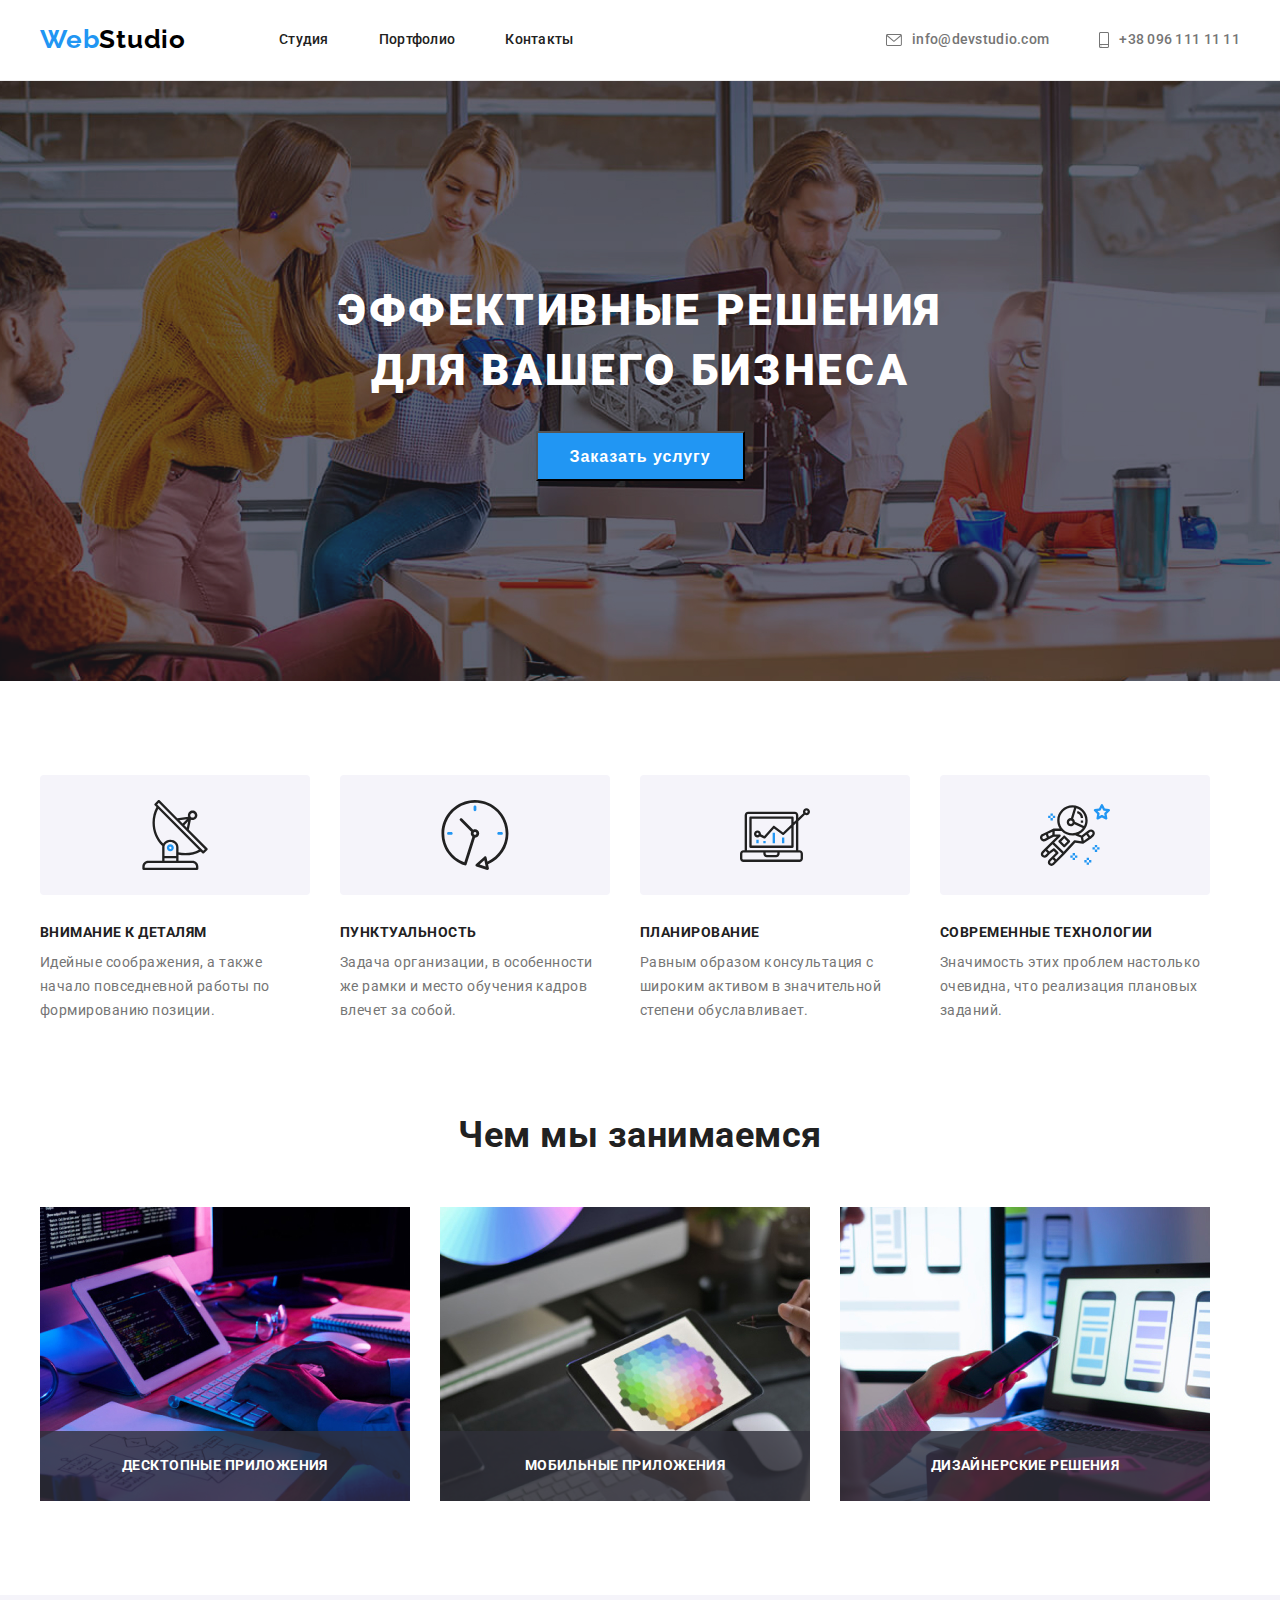
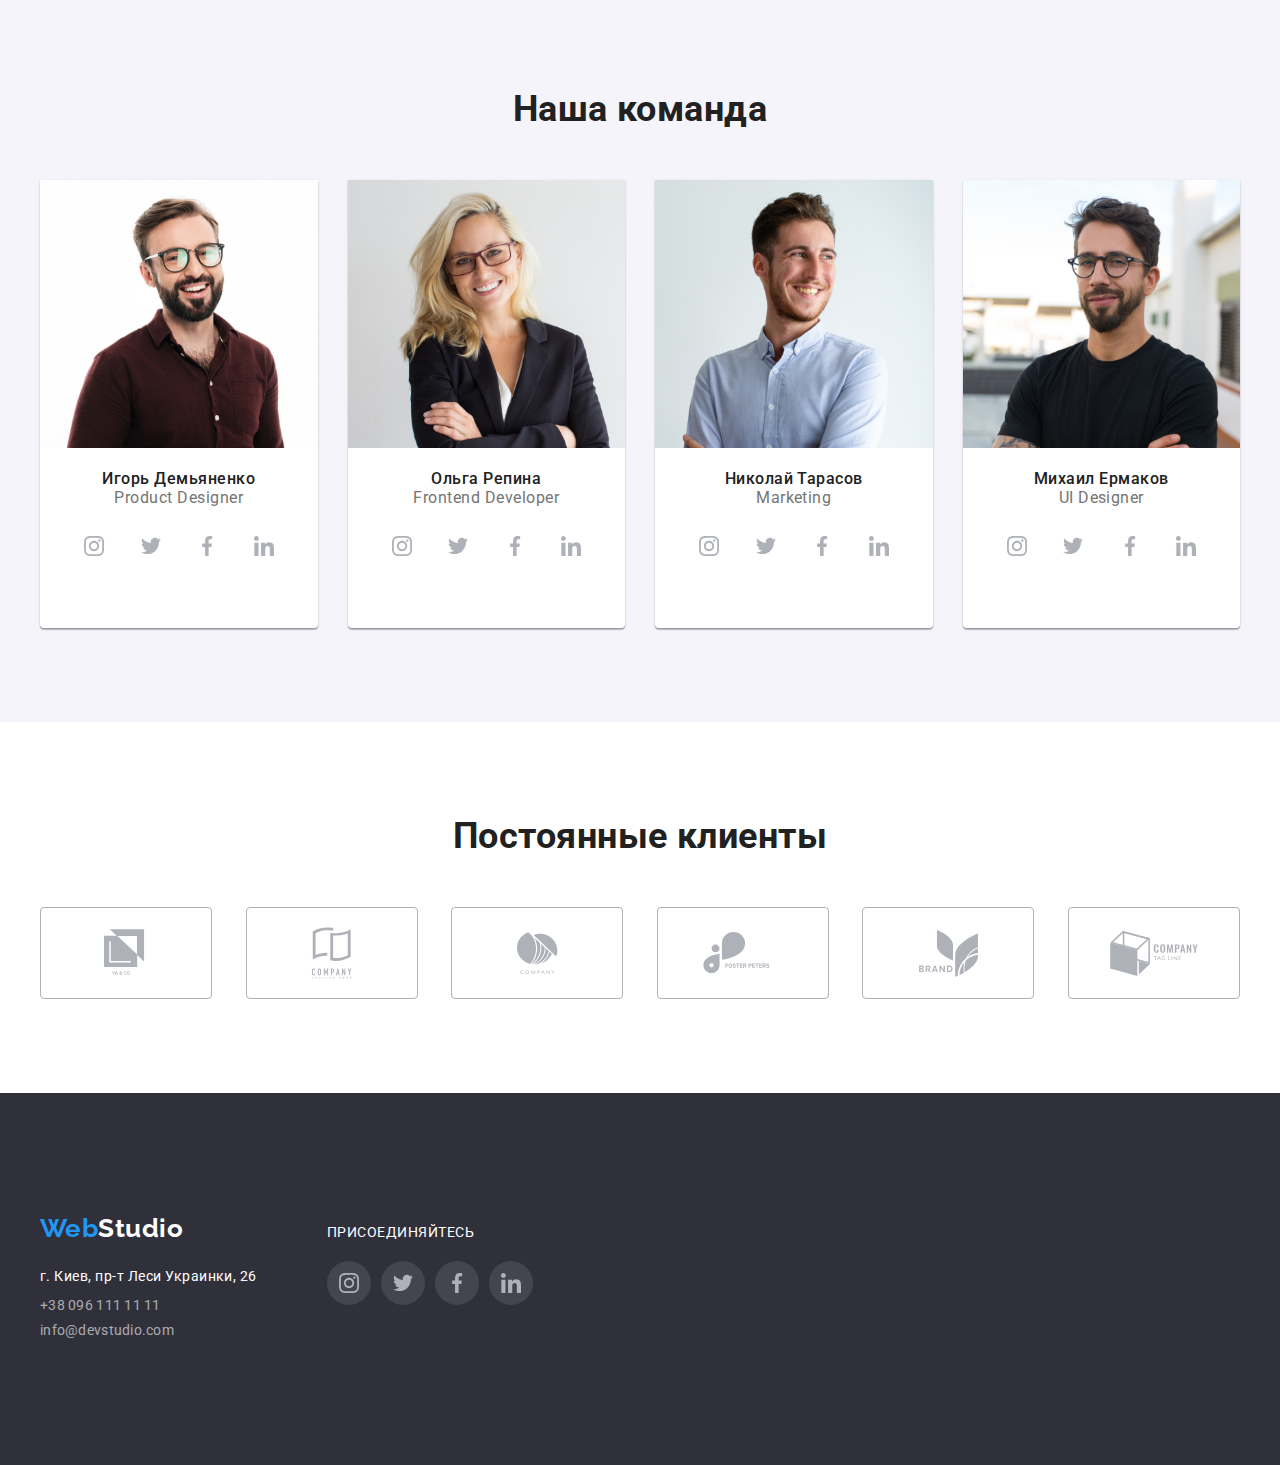
<file: index.html>
<!DOCTYPE html>
<html lang="ru">

<head>
    <meta charset="UTF-8">
    <meta name="viewport" content="width=device-width, initial-scale=1.0">
    <title>WebStudio</title>
    <link rel="preconnect" href="https://fonts.gstatic.com">
    <link rel="https://cdnjs.cloudflare.com/ajax/libs/modern-normalize/1.0.0/modern-normalize.min.css">
    <link href="https://fonts.googleapis.com/css2?family=Raleway:wght@700&family=Roboto:wght@400;500;700;900&display=swap"
        rel="stylesheet">
    <link rel="stylesheet" href="./css/styles.css">
</head>
<body>
    <header class="header">
        <div class="container_main nav_nav container">
                <nav class="navigation">
                    <a href="./index.html" class="logo_webstudio" lang="en"><span>Web</span>Studio</a>
                    <ul class="navigation_menu list">
                        <li class="item"><a href="./index.html" class="link studio">Студия</a></li>
                        <li class="item"><a href="./portfolio.html" class="link">Портфолио</a></li>
                        <li class="item"><a href="#contacts" class="link">Контакты</a></li>
                    </ul>
                </nav>    
            <div class="address">
                <a class="contact" class="contact-icon" href="mailto:info@devstudio.com">
                    <svg id="icon-mail" viewBox="0 0 43 32" width="16px" height="12px">
                        <path fill="#757575" style="fill: var(--color4, #757575)" d="M38.667 0h-34.667c-2.205 0-4 1.795-4 4v24c0 2.205 1.795 4 4 4h34.667c2.205 0 4-1.795 4-4v-24c0-2.205-1.795-4-4-4zM38.667 2.667c0.181 0 0.355 0.037 0.512 0.104l-17.845 15.467-17.845-15.467c0.151-0.065 0.327-0.104 0.512-0.104h34.667zM38.667 29.333h-34.667c-0.736 0-1.333-0.597-1.333-1.333v0-22.413l17.792 15.421c0.233 0.203 0.539 0.327 0.875 0.327s0.642-0.124 0.876-0.328l-0.002 0.001 17.792-15.421v22.413c0 0.736-0.597 1.333-1.333 1.333v0z"></path>
                    </svg>
                    info@devstudio.com
                </a>     
                <a class="contact" href="tel:+380961111111" class="contact-icon">   
                    <svg width="10" height="16" viewBox="0 0 10 16" fill="none" xmlns="http://www.w3.org/2000/svg">
                        <path d="M8.5 0H1.5C0.672848 0 0 0.672848 0 1.5V14.5C0 15.3272 0.672848 16 1.5 16H8.5C9.32715 16 10 15.3272 10 14.5V1.5C10 0.672848 9.32715 0 8.5 0ZM1.5 1H8.5C8.77588 1 9 1.22412 9 1.5V12H1V1.5C1 1.22412 1.22412 1 1.5 1ZM8.5 15H1.5C1.22412 15 1 14.7759 1 14.5V13H9V14.5C9 14.7759 8.77588 15 8.5 15Z" fill="#757575"/>
                        <path d="M2.35355 13.7389C2.54882 13.9213 2.54882 14.2169 2.35355 14.3992C2.15828 14.5816 1.84172 14.5816 1.64645 14.3992C1.45118 14.2169 1.45118 13.9213 1.64645 13.7389C1.84172 13.5566 2.15828 13.5566 2.35355 13.7389Z" fill="#757575"/>
                    </svg>
                    +38 096 111 11 11
                </a>
                    
            </div>
        </div>    
    </header>
    <main>
        <!-- Hero -->
        <section class="hero">
            <div class="hero_img">
                <div class="container">
                    <h1 class="hero_title">Эффективные решения<br> для вашего бизнеса</h1>
                    <button type="button" class="button_hero">Заказать услугу</button>
                </div>
            </div>
                
        </section>


        <!--Features---Наши преимущества-->

        <section class="section features">
            <div class="container">
                <ul class="features_list list">
                    <li class="item">
                        <div class="icon_image">
                            <svg class="features_icon" width="70" height="70">
                                <use href="./images1/icons/symbol-defs.svg#icon-antenna-1"></use>
                            </svg>
                        </div> 
                        <h3 class="title">Внимание к деталям</h3>
                        <p class="item_one">Идейные соображения, а также начало повседневной работы по формированию позиции.</p>     
                    </li>
                    <li class="item">
                        <div class="icon_image">
                            <svg class="features_icon" width="70" height="70">
                                <use href="./images1/icons/symbol-defs.svg#icon-clock-1"></use>
                            </svg>
                        </div>
                        <h3 class="title">Пунктуальность</h3>
                        <p class="item_one">Задача организации, в особенности же рамки и место обучения кадров влечет за собой.</p>
                    </li>
                    <li class="item">
                        <div class="icon_image">
                            <svg class="features_icon" width="70" height="70">
                                <use href="./images1/icons/symbol-defs.svg#icon-diagram-1"></use>
                            </svg>
                        </div>
                        <h3 class="title">Планирование</h3>
                        <p class="item_one">Равным образом консультация с широким активом в значительной степени обуславливает.</p>
                    </li>
                    <li class="item">
                        <div class="icon_image">
                            <svg class="features_icon" width="70" height="70">
                                <use href="./images1/icons/symbol-defs.svg#icon-astronaut-1"></use>
                            </svg>
                        </div>
                        <h3 class="title">Современные технологии</h3>
                        <p class="item_one">Значимость этих проблем настолько очевидна, что реализация плановых заданий.</p>
                    </li>
                </ul>
            </div>
        </section>

        <!--What are we doing-->
        <section class="section_job pictures">
            <div class="container">
                <h4 class="title_page">Чем мы занимаемся</h4>
                <ul class="job_list list">
                    <li class="item">
                        <div class="title-page_image_wrp">
                            <img src="./images1/what-are-we-doing/box1.jpg" alt="верстка страницы" width="370" height="240">
                            <p class="title-page_overlay">Десктопные приложения</p>
                        </div>
                    </li>    
                    <li class="item">
                        <div class="title-page_image_wrp">
                            <img src="./images1/what-are-we-doing/box3.jpg" alt="подбор цвета на планшете" width=370 height="240">
                            <p class="title-page_overlay">Мобильные приложения</p>
                        </div>
                    </li>        
                    <li class="item">
                        <div class="title-page_image_wrp">
                            <img src="./images1/what-are-we-doing/box2.jpg" alt="сравневание мобильной и компютерной версии приложений" width=370 height="240">
                            <p class="title-page_overlay">Дизайнерские решения</p>
                        </div>
                    </li>    
                </ul>
            </div>    
        </section>

        <!--Our team-->
        <section class="team">
            <div class="container">
                <h4 class="title_page">Наша команда</h4>
                <ul class="team_list list">
                    <li class="item"><img class="img" src="./images1/our-team/team-card1.jpg" alt="Наши сотрудники">
                        <h3 class="name">Игорь Демьяненко</h3>
                        <p class="profession"><span lang="en">Product Designer</span></p>
                        <div class="social_list_wrapper">
                            <ul class="social_list list">
                                <li class="social_list_item">
                                    <a class="social_list_link" href="">
                                        <svg class="social_list_icon" width="20" height="20">
                                            <use href="./images1/icons/symbol-defs.svg#icon-instagram-2"></use>
                                        </svg>
                                    </a>
                                </li>
                                <li class="social_list_item">
                                    <a class="social_list_link" href="">
                                        <svg class="social_list_icon" width="20" height="20">
                                            <use href="./images1/icons/symbol-defs.svg#icon-twitter-1"></use>
                                        </svg>
                                    </a>
                                </li>
                                <li class="social_list_item">
                                    <a class="social_list_link" href="">
                                        <svg class="social_list_icon" width="20" height="20">
                                            <use href="./images1/icons/symbol-defs.svg#icon-facebook-1"></use>
                                        </svg>
                                    </a>
                                </li>
                                <li class="social_list_item">
                                    <a class="social_list_link" href="">
                                        <svg class="social_list_icon" width="20" height="20">
                                            <use href="./images1/icons/symbol-defs.svg#icon-linkedin-1"></use>
                                        </svg>
                                    </a>
                                </li>
                            </ul>

                        </div>
                    </li>
                    <li class="item"><img class="img" src="./images1/our-team/team-card2.jpg" alt="Наши сотрудники">
                        <h3 class="name">Ольга Репина</h3>
                        <p class="profession"><span lang="en">Frontend Developer</span></p>
                        <div class="social_list_wrapper">
                            <ul class="social_list list">
                                <li class="social_list_item">
                                    <a class="social_list_link" href="">
                                        <svg class="social_list_icon" width="20" height="20">
                                            <use href="./images1/icons/symbol-defs.svg#icon-instagram-2"></use>
                                        </svg>
                                    </a>
                                </li>
                                <li class="social_list_item">
                                    <a class="social_list_link" href="">
                                        <svg class="social_list_icon" width="20" height="20">
                                            <use href="./images1/icons/symbol-defs.svg#icon-twitter-1"></use>
                                        </svg>
                                    </a>
                                </li>
                                <li class="social_list_item">
                                    <a class="social_list_link" href="">
                                        <svg class="social_list_icon" width="20" height="20">
                                            <use href="./images1/icons/symbol-defs.svg#icon-facebook-1"></use>
                                        </svg>
                                    </a>
                                </li>
                                <li class="social_list_item">
                                    <a class="social_list_link" href="">
                                        <svg class="social_list_icon" width="20" height="20">
                                            <use href="./images1/icons/symbol-defs.svg#icon-linkedin-1"></use>
                                        </svg>
                                    </a>
                                </li>
                            </ul>
                        </div>
                    </li>
                    <li class="item"><img class="img" src="./images1/our-team/team-card3.jpg" alt="Наши сотрудники">
                        <h3 class="name">Николай Тарасов</h3>
                        <p class="profession"><span lang="en">Marketing</span></p>
                        <div class="social_list_wrapper">
                            <ul class="social_list list">
                                <li class="social_list_item">
                                    <a class="social_list_link" href="">
                                        <svg class="social_list_icon" width="20" height="20">
                                            <use href="./images1/icons/symbol-defs.svg#icon-instagram-2"></use>
                                        </svg>
                                    </a>
                                </li>
                                <li class="social_list_item">
                                    <a class="social_list_link" href="">
                                        <svg class="social_list_icon" width="20" height="20">
                                            <use href="./images1/icons/symbol-defs.svg#icon-twitter-1"></use>
                                        </svg>
                                    </a>
                                </li>
                                <li class="social_list_item">
                                    <a class="social_list_link" href="">
                                        <svg class="social_list_icon" width="20" height="20">
                                            <use href="./images1/icons/symbol-defs.svg#icon-facebook-1"></use>
                                        </svg>
                                    </a>
                                </li>
                                <li class="social_list_item">
                                    <a class="social_list_link" href="">
                                        <svg class="social_list_icon" width="20" height="20">
                                            <use href="./images1/icons/symbol-defs.svg#icon-linkedin-1"></use>
                                        </svg>
                                    </a>
                                </li>
                            </ul>

                        </div>
                    </li>
                    <li class="item"><img class="img" src="./images1/our-team/team-card4.jpg" alt="Наши сотрудники">
                        <h3 class="name">Михаил Ермаков</h3>
                        <p class="profession"><span lang="en">UI Designer</span></p>
                        <div class="social_list_wrapper">
                            <ul class="social_list list">
                                <li class="social_list_item">
                                    <a class="social_list_link" href="">
                                        <svg class="social_list_icon" width="20" height="20">
                                            <use href="./images1/icons/symbol-defs.svg#icon-instagram-2"></use>
                                        </svg>
                                    </a>
                                </li>
                                <li class="social_list_item">
                                    <a class="social_list_link" href="">
                                        <svg class="social_list_icon" width="20" height="20">
                                            <use href="./images1/icons/symbol-defs.svg#icon-twitter-1"></use>
                                        </svg>
                                    </a>
                                </li>
                                <li class="social_list_item">
                                    <a class="social_list_link" href="">
                                        <svg class="social_list_icon" width="20" height="20">
                                            <use href="./images1/icons/symbol-defs.svg#icon-facebook-1"></use>
                                        </svg>
                                    </a>
                                </li>
                                <li class="social_list_item">
                                    <a class="social_list_link" href="">
                                        <svg class="social_list_icon" width="20" height="20">
                                            <use href="./images1/icons/symbol-defs.svg#icon-linkedin-1"></use>
                                        </svg>
                                    </a>
                                </li>
                            </ul>

                        </div>
                    </li>
                </ul>
            </div>
        </section>
        <!--Section our client-->
        <section class="section our_clients">
            <div class="container">
                <h4 class="title_page">Постоянные клиенты</h2>
                <ul class="clients_list list">
                    <li class="clients_item">
                        <a href="" class="clients-link">
                            <svg class="clients_icon" width="44.27" height="49.23">
                                <use href="./images1/icons/symbol-defs.svg#icon-logo-1"></use>
                            </svg>
                        </a>
                    </li>
                    <li class="clients_item">
                        <a href="" class="clients-link">
                            <svg class="clients_icon" width="40" height="52">
                                <use href="./images1/icons/symbol-defs.svg#icon-logo-2"></use>
                            </svg>
                        </a>
                    </li>
                    <li class="clients_item">
                        <a href="" class="clients-link">
                            <svg class="clients_icon" width="41" height="42.6">
                                <use href="./images1/icons/symbol-defs.svg#icon-logo-3"></use>
                            </svg>
                        </a>
                    </li>
                    <li class="clients_item">
                        <a href="" class="clients-link">
                            <svg class="clients_icon" width="79.66" height="42.02">
                                <use href="./images1/icons/symbol-defs.svg#icon-logo-4"></use>
                            </svg>
                        </a>
                    </li>
                    <li class="clients_item">
                        <a href="" class="clients-link">
                            <svg class="clients_icon" width="59" height="47">
                                <use href="./images1/icons/symbol-defs.svg#icon-logo-5"></use>
                            </svg>
                        </a>
                    </li>
                    <li class="clients_item">
                        <a href="" class="clients-link">
                            <svg class="clients_icon" width="88.48" height="45.44">
                                <use href="./images1/icons/symbol-defs.svg#icon-logo-6"></use>
                            </svg>
                        </a>
                    </li>
                </ul>
            </div>

        </section>

    </main>
    <!--Contacts information-->
    <footer class="footer">
        <div class="footer_wrapper container">
            <div class="footer_contacts">
                <a href="./index.html" class="footer_webstudio" lang="en"><span>Web</span>Studio</a>
                <address class="address_footer">
                    г. Киев, пр-т Леси Украинки, 26
                </address> 
                <address class="footer_contact">     
                        <a class="contact" href="tel:+380961111111">+38 096 111 11 11</a>
                        <a class="contact" href="mailto:info@devstudio.com">info@devstudio.com</a>
                </address> 
            </div>
            <div class="footer_social">
                <p class="footer_social_title">присоединяйтесь</p>
                <ul class="footer_social_list list">
                    <li class="footer_social_item">
                        <a href="" class="footer_social_link">
                            <svg class="footer_social_icon" width="20" height="20">
                                <use href="./images1/icons/symbol-defs.svg#icon-instagram-2"></use>
                            </svg>
                        </a>
                    </li>
                    <li class="footer_social_item">
                        <a href="" class="footer_social_link">
                            <svg class="footer_social_icon" width="20" height="20">
                                <use href="./images1/icons/symbol-defs.svg#icon-twitter-1"></use>
                            </svg>
                        </a>
                    </li>
                    <li class="footer_social_item">
                        <a href="" class="footer_social_link">
                            <svg class="footer_social_icon" width="20" height="20">
                                <use href="./images1/icons/symbol-defs.svg#icon-facebook-1"></use>
                            </svg>
                        </a>
                    </li>
                    <li class="footer_social_item">
                        <a href="" class="footer_social_link">
                            <svg class="footer_social_icon" width="20" height="20">
                                <use href="./images1/icons/symbol-defs.svg#icon-linkedin-1"></use>
                            </svg>
                        </a>
                    </li>
                </ul>
            </div>     
        </div>
    </footer>
</body>
</file>
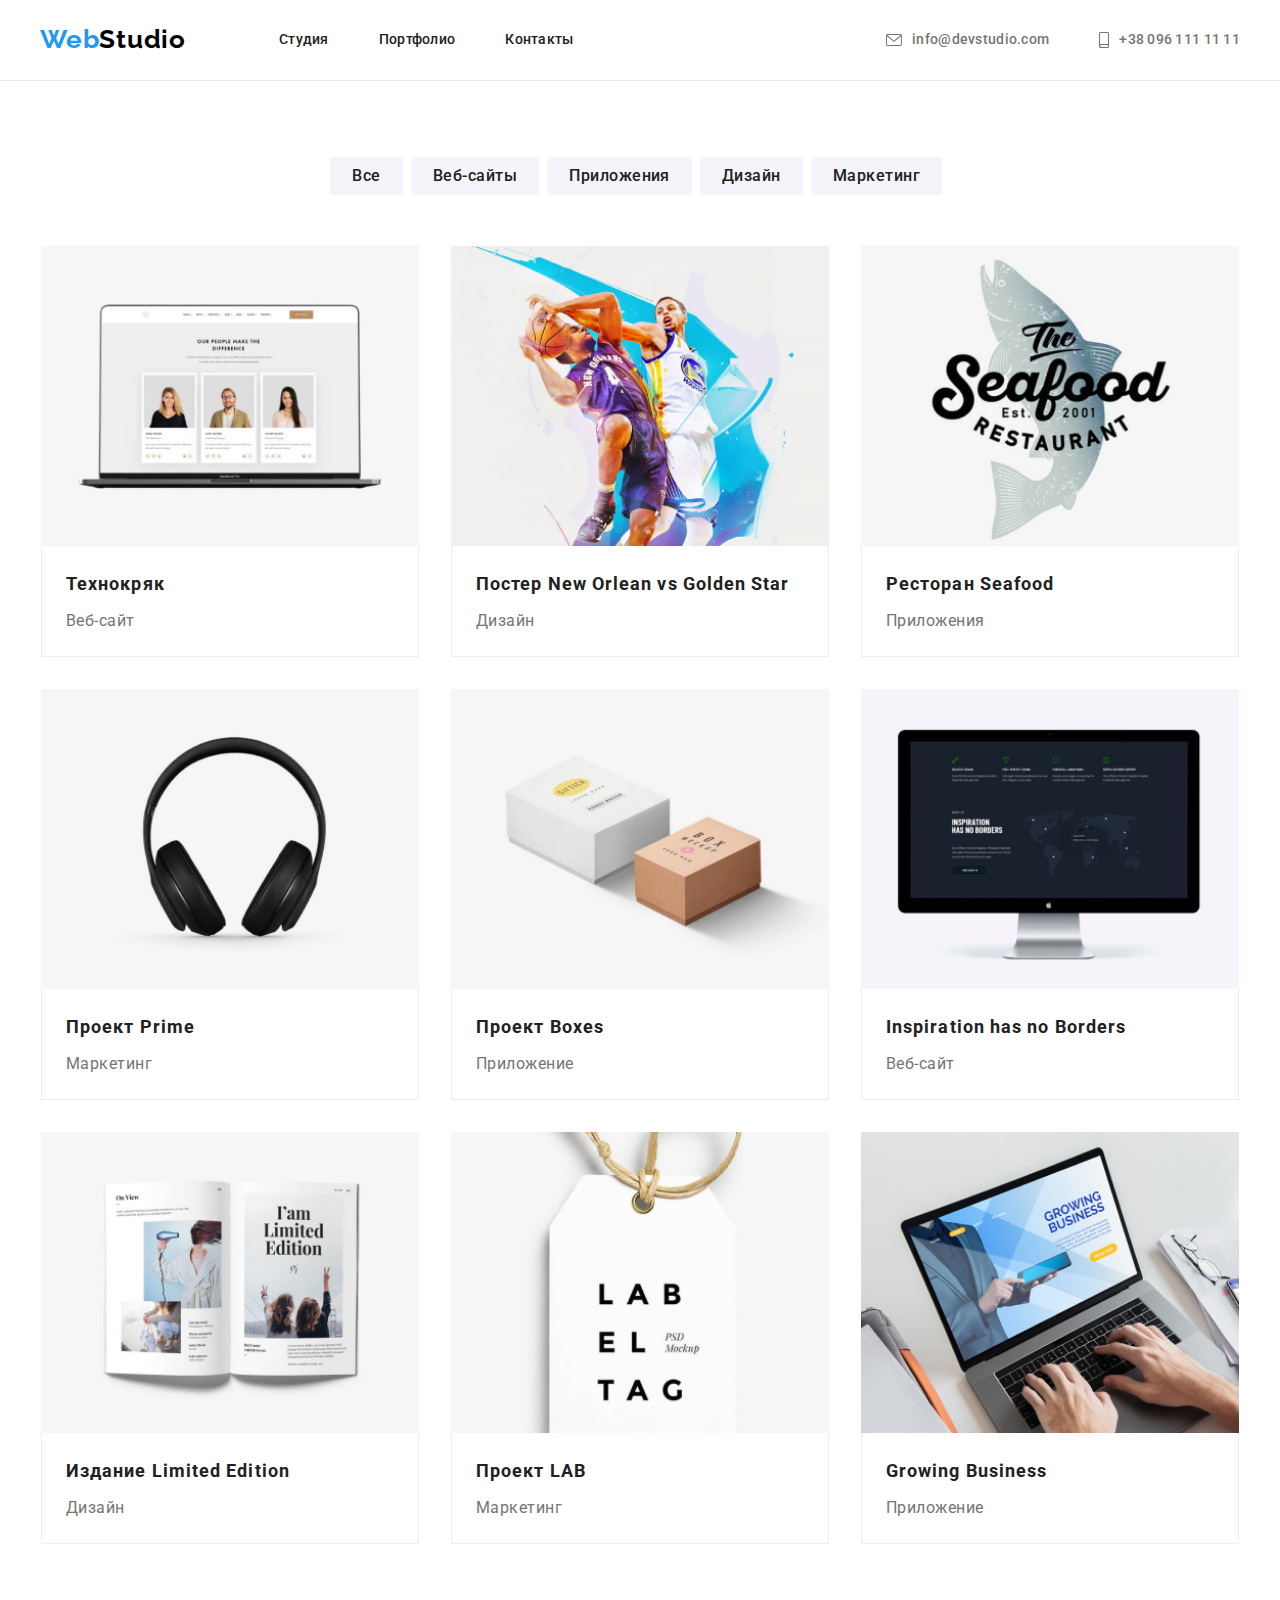
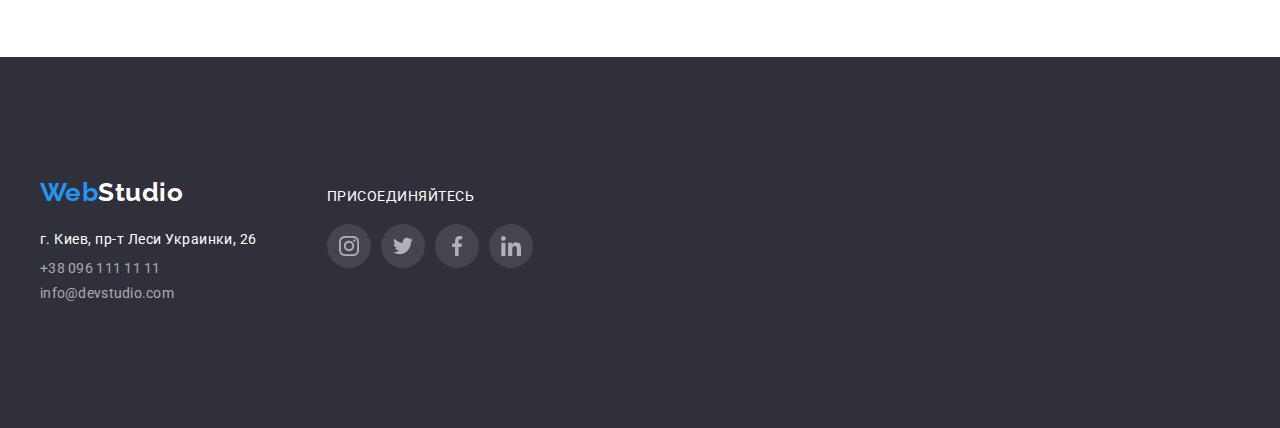
<file: portfolio.html>
<!DOCTYPE html>
<html lang="ru">
<head>
    <meta charset="UTF-8">
    <meta name="viewport" content="width=device-width, initial-scale=1.0">
    <title>Portfolio</title>
    <link rel="preconnect" href="https://fonts.gstatic.com">
    <link rel="https://cdnjs.cloudflare.com/ajax/libs/modern-normalize/1.0.0/modern-normalize.min.css">
    <link href="https://fonts.googleapis.com/css2?family=Raleway:wght@700&family=Roboto:wght@400;500;700;900&display=swap"
    rel="stylesheet">
    <link rel="stylesheet" href="./css/styles.css">   
</head>
<body>
    <header class="header">
        <div class="container_main nav_nav container">
                <nav class="navigation"><a href="./index.html" class="logo_webstudio" lang="en"><span>Web</span>Studio</a>
                    <ul class="navigation_menu list">
                        <li class="item"><a href="./index.html" class="link studio">Студия</a></li>
                        <li class="item"><a href="./portfolio.html" class="link">Портфолио</a></li>
                        <li class="item"><a href="#contacts" class="link">Контакты</a></li>
                    </ul>
                </nav>    
            <div class="address">
                <a class="contact" class="contact-icon" href="mailto:info@devstudio.com">
                    <svg id="icon-mail" viewBox="0 0 43 32" width="16px" height="12px">
                        <path fill="#757575" style="fill: var(--color4, #757575)" d="M38.667 0h-34.667c-2.205 0-4 1.795-4 4v24c0 2.205 1.795 4 4 4h34.667c2.205 0 4-1.795 4-4v-24c0-2.205-1.795-4-4-4zM38.667 2.667c0.181 0 0.355 0.037 0.512 0.104l-17.845 15.467-17.845-15.467c0.151-0.065 0.327-0.104 0.512-0.104h34.667zM38.667 29.333h-34.667c-0.736 0-1.333-0.597-1.333-1.333v0-22.413l17.792 15.421c0.233 0.203 0.539 0.327 0.875 0.327s0.642-0.124 0.876-0.328l-0.002 0.001 17.792-15.421v22.413c0 0.736-0.597 1.333-1.333 1.333v0z"></path>
                    </svg>
                    info@devstudio.com
                </a>     
                <a class="contact" href="tel:+380961111111" class="contact-icon">   
                    <svg width="10" height="16" viewBox="0 0 10 16" fill="none" xmlns="http://www.w3.org/2000/svg">
                        <path d="M8.5 0H1.5C0.672848 0 0 0.672848 0 1.5V14.5C0 15.3272 0.672848 16 1.5 16H8.5C9.32715 16 10 15.3272 10 14.5V1.5C10 0.672848 9.32715 0 8.5 0ZM1.5 1H8.5C8.77588 1 9 1.22412 9 1.5V12H1V1.5C1 1.22412 1.22412 1 1.5 1ZM8.5 15H1.5C1.22412 15 1 14.7759 1 14.5V13H9V14.5C9 14.7759 8.77588 15 8.5 15Z" fill="#757575"/>
                        <path d="M2.35355 13.7389C2.54882 13.9213 2.54882 14.2169 2.35355 14.3992C2.15828 14.5816 1.84172 14.5816 1.64645 14.3992C1.45118 14.2169 1.45118 13.9213 1.64645 13.7389C1.84172 13.5566 2.15828 13.5566 2.35355 13.7389Z" fill="#757575"/>
                    </svg>
                    +38 096 111 11 11
                </a>
            </div>
        </div>    
    </header>



    <main>
        <!----ALL PROJECTS---->
        <section class="section work">
            <div class="container">
                <ul class="portfolio-buttons list">
                    <li><button class="button portfolio" type="button">Все</button></li>
                    <li><button class="button portfolio" type="button">Веб-сайты</button></li>
                    <li><button class="button portfolio" type="button">Приложения</button></li>
                    <li><button class="button portfolio" type="button">Дизайн</button></li>
                    <li><button class="button portfolio" type="button">Маркетинг</button></li>
                </ul>
                <ul class="work_list list">
                    <li class="item"><div class="holder"><div class="img_thumb"><img src="./images/технокряк.jpg" alt="Веб-сайт"></div>
                    <div class="wrapper"><h2 class="title">Технокряк</h2>
                    <p class="item_one">Веб-сайт</p></div></div></li>  

                    <li class="item"><div class="holder"><div class="img_thumb"><img src="./images/new-orlean.jpg" alt="Дизайн"></div>
                    <div class="wrapper"><h2  class="title">Постер New Orlean vs Golden Star</h2>
                    <p class="item_one">Дизайн</p></div></div></li>

                    <li class="item"><div class="holder"><div class="img_thumb"><img src="./images/sea-food.jpg" alt="Ресторан"></div>
                    <div class="wrapper"><h2 class="title">Ресторан Seafood</h2>
                    <p class="item_one">Приложения</p></div></div></li>

                    <li class="item"><div class="holder"><div class="img_thumb"><img src="./images/prime.jpg" alt="Наушники"></div>
                    <div class="wrapper"><h2 class="title">Проект Prime</h2>
                    <p class="item_one">Маркетинг</p></div></div></li>

                    <li class="item"><div class="holder"><div class="img_thumb"><img src="./images/boxes.jpg" alt="коробки"></div>
                    <div class="wrapper"><h2 class="title">Проект Boxes</h2>
                    <p class="item_one">Приложение</p></div></div></li>

                    <li class="item"><div class="holder"><div class="img_thumb"><img src="./images/inspiration.jpg" alt="Веб-сайт"></div>
                    <div class="wrapper"><h2 class="title">Inspiration has no Borders</h2>
                    <p class="item_one">Веб-сайт</p></div></div></li>

                    <li class="item"><div class="holder"><div class="img_thumb"><img src="./images/limited-edition.jpg" alt="Издание"></div>
                    <div class="wrapper"><h2 class="title">Издание Limited Edition</h2>
                    <p class="item_one">Дизайн</p></div></div></li>

                    <li class="item"><div class="holder"><div class="img_thumb"><img src="./images/lab.jpg" alt="Этикетка"></div>
                    <div class="wrapper"><h2 class="title">Проект LAB</h2>
                    <p class="item_one">Маркетинг</p></div></div></li>
                    
                    <li class="item"><div class="holder"><div class="img_thumb"><img src="./images/growing-busines.jpg" alt="Ноут-бук"></div>
                    <div class="wrapper"><h2 class="title">Growing Business</h2>
                    <p class="item_one">Приложение</p></div></div></li>
                </ul>
            </div>
        </section>
    </main>
    <!--footer-->
    <footer class="footer">
        <div class="footer_wrapper container">
            <div class="footer_contacts">
                <a href="./index.html" class="footer_webstudio" lang="en"><span>Web</span>Studio</a>
                <address class="address_footer">
                    г. Киев, пр-т Леси Украинки, 26
                </address> 
                <address class="footer_contact">     
                        <a class="contact" href="tel:+380961111111">+38 096 111 11 11</a>
                        <a class="contact" href="mailto:info@devstudio.com">info@devstudio.com</a>
                </address> 
            </div>
            <div class="footer_social">
                <p class="footer_social_title">присоединяйтесь</p>
                <ul class="footer_social_list list">
                    <li class="footer_social_item">
                        <a href="" class="footer_social_link">
                            <svg class="footer_social_icon" width="20" height="20">
                                <use href="./images1/icons/symbol-defs.svg#icon-instagram-2"></use>
                            </svg>
                        </a>
                    </li>
                    <li class="footer_social_item">
                        <a href="" class="footer_social_link">
                            <svg class="footer_social_icon" width="20" height="20">
                                <use href="./images1/icons/symbol-defs.svg#icon-twitter-1"></use>
                            </svg>
                        </a>
                    </li>
                    <li class="footer_social_item">
                        <a href="" class="footer_social_link">
                            <svg class="footer_social_icon" width="20" height="20">
                                <use href="./images1/icons/symbol-defs.svg#icon-facebook-1"></use>
                            </svg>
                        </a>
                    </li>
                    <li class="footer_social_item">
                        <a href="" class="footer_social_link">
                            <svg class="footer_social_icon" width="20" height="20">
                                <use href="./images1/icons/symbol-defs.svg#icon-linkedin-1"></use>
                            </svg>
                        </a>
                    </li>
                </ul>
            </div>     
        </div>
    </footer>
</body>
</html>
</file>
<file: css/styles.css>
ul,
ol{
    padding: 0;
    margin: 0;
}
h1,
h2,
h3,
h4,
h5,
h6,
p{
    padding: 0;
    margin: 0;
}
a{
    text-decoration: none;
}
:root{
    --primary-white-color: #ffffff;
    --second-bg-color: #f5f4fa;
    --third-bg-color: #2F303A;
    --primary-text-color: #212121;
    --title-text-color:#757575;
    --accent-color:#2196F3;
    --black-color:#000000;
    --bgc_hero: #C4C4C4;
    --gradient-color: rgba(47, 48, 58, 0.4);
    --clients-logo: #afb1b8;
    --work-list-border: #EEEEEE;

    --timing: cubic-bezier(0.4, 0, 0.2, 1);

}
body{
    color: var(--title-text-color);
    background-color:var(--primary-white-color);
    font-family: Roboto, sans-serif;
    letter-spacing: 0.03em;
    margin: 0;
}
img{
    display: block;
    width: 100%;
    height: auto;

}
.container{
    width: 1200px;
    padding-right: 15px;
    padding-left: 15px;
    margin: 0 auto;
}
.list{
    list-style: none;
}
/*====section======*/
.title_page{
    margin-bottom: 50px;
    color: var(--primary-text-color);
    font-weight: 700;
    font-size: 36px;
    line-height: 1.16;
    text-align: center;
}

/*====button=====*/

.button{
    display: inline-block;
    color: var(--primary-text-color);
    background-color: var(--second-bg-color);

    font-family: inherit;
    border-radius: 4px;
    border: none;
    text-align: center;
}

/*======header========*/


.header{
    border-bottom: 1px solid #ECECEC;
}

/*===nav_nav====*/

.nav_nav{
    display: flex;
}
/*====navigation===*/

.navigation{
    display: flex;
    align-items: center;
}

/*===header logo====*/
.logo_webstudio{
    margin-right: 93px;
    margin-top: 24px;
    margin-bottom: 25px;

    color: var(--black-color);
    font-family: 'Raleway', sans-serif;
    font-weight: 700;
    font-size: 26px;
    line-height:1.2;
    letter-spacing: 0.03em;
}
.logo_webstudio span{
    color: var(--accent-color);
}
/*===navigation====*/

.navigation_menu{
    display: flex;
}

.navigation_menu .link{
    display: block;
    padding-top: 25px;
    padding-bottom: 25px;

    color: var(--primary-text-color);
    font-weight: 500;
    font-size: 14px;
    line-height:1.14;
    letter-spacing: 0.02em;


}

.navigation_menu .item:not(:last-child){
margin-right: 50px;
}

.navigation_menu .link:hover,
.navigation_menu .link:focus{
    color: var(--accent-color);
}

/*.navigation_menu .link .studio::after{
    contant:'';
    display: block;
    position: absolute;
    left: 0;
    bottom: -1px;
    width:100%;
    height: 4px;

    background-color: var(--accent-color);
    border-radius: 2px;

    opacity: 1;
    transform: scaleX(1);

}*/

/*====header address===*/

.address{
    display: flex;
    align-items: center;
    margin-left: auto;
}
.address .contact{
    /*display: block;*/
    padding-top: 32px;
    padding-bottom: 32px;

    color: var(--title-text-color);
    font-weight: 500;
    font-size: 14px;
    font-style: normal;
    line-height:1.14;
    letter-spacing: 0.02em;
}

.contact{
    display: flex;
    align-items: center;
}

.contact svg{
    display: block;
    margin-right: 10px;
}

.address a:hover svg path,
.address a:focus svg path{
    fill: var(--accent-color) !important;
}

.address .contact:hover,
.address .contact:focus{
    color: var(--accent-color);
}

.address .contact:not(:last-child){
    margin-right: 50px;
}

.contact-icon{

    fill: currentColor;
}

/*====hero====*/


.hero{
    max-width: 1600px;
    height: 600px;

    margin-left: auto;
    margin-right: auto;


    text-align: center;

    background-color: #C4C4C4;
    background-image:
        url("../images1/hero/hero.jpg");
    background-repeat: no-repeat;
    background-size: cover;
    background-position: 50% 50%;
}

.hero_img{
    background: rgba(47, 48, 58, 0.4);
    height: 600px;
    display: flex;
    align-items: center;
}

.hero_title{
    color: var(--primary-white-color);
    margin-bottom: 30px;
    font-weight: 900;
    font-size: 44px;
    line-height:1.36;
    text-align: center;
    letter-spacing: 0.06em;
    text-transform: uppercase;

}

.button_hero{
    min-width: 200px;
    height: 50px;
    padding: 10px 32px;

    color: var(--primary-white-color);
    background-color: var(--accent-color);

    font-weight: 700;
    font-size: 16px;
    line-height:1.8;
    letter-spacing: 0.06em;
    cursor: pointer;
}
.button_hero:hover,
.button_hero:focus{
    background-color: #0e86e8;
}

/*===features====*/

.features{
    padding-top: 94px;
}

.features_list{
    display: flex;
    flex-wrap: wrap;
}

.features_list .item{
    width:270px;
}

.features_list .item:not(:nth-child(4n)){
    margin-right: 30px;
}

.icon_image{
    display: flex;
    align-items: center;
    justify-content: center;
    height: 120px;
    margin-bottom: 30px;

    background-color: var(--second-bg-color);
    border-radius: 4px;
}

.features_list .title{
    margin-bottom: 10px;

    color: var(--primary-text-color);
    font-weight: 700;
    font-size: 14px;
    line-height:1.14;
    text-transform: uppercase;

}
.features_list .item_one{
    font-size: 14px;
    line-height: 1.71;
}

/*===what we are doing===*/
.pictures{
    padding-top: 92px;
    padding-bottom: 94px;
}

.job_list{
    display: flex;
}

.job_list .item:not(:nth-child(3n)){
     margin-right: 30px;
}

.title-page_image_wrp{
    position: relative;
}

.title-page_overlay{
    position: absolute;
    width: 100%;
    height: 16px;
    padding-top: 27px;
    padding-bottom: 27px;

    left: 0;
    bottom: 0;

    color: var(--primary-white-color);
    font-size: 14px;
    font-weight: 700;
    line-height: 1.14;
    letter-spacing: 0.03em;
    text-align: center;
    text-transform: uppercase;

    background: rgba(47, 48, 58, 0.8);
}

/*===our team===*/

.team{
    padding-top: 94px;
    padding-bottom: 94px;
    background-color: var(--second-bg-color);
}
.team_list{
    display: flex;
    
}

.team_list .item{
    padding-bottom: 30px;
    width: 100%;


    background-color: var(--primary-white-color);
    box-shadow: 0px 1px 3px rgba(0, 0, 0, 0.12), 0px 1px 1px rgba(0, 0, 0, 0.14), 0px 2px 1px rgba(0, 0, 0, 0.2);
    border-radius: 0px 0px 4px 4px;

    text-align: center;

}

.team_list .item:not(:nth-child(4n)){
    margin-right: 30px;
}

.team_list .img{
    margin-bottom: 30px;
    
}

.team_list .name{
    margin-bottom: 10px;

    color: var(--primary-text-color);
    font-weight: 500;
    font-size: 16px;
    line-height: 1.18px;
}

.team_list .profession{
    margin-bottom: 16px;
    font-size: 16px;
    line-height: 1.18;
}

.social_list_wrapper{
    padding-left: 32px;
    padding-right: 32px;
    padding-bottom: 30px;
}

.social_list{
    display: flex;
    align-items: center;
    justify-content: space-between;
}

.social_list_link{
    display: flex;
    align-items: center;
    justify-content: center;
    width: 44px;
    height: 44px;
    border-radius: 50%;

    color: #AFB1B8;
}

.social_list_link:hover,
.social_list_link:focus{
    background-color: var(--accent-color);
    color: var(--primary-white-color);
}

.social_list_icon{
    fill: currentColor;
}


/*===clients===*/

.our_clients{
    padding-top: 94px;
    padding-bottom: 94px;
}

.clients_list{
    display: flex;
    justify-content: space-between;
}

.clients-link{
    display: flex;
    align-items: center;
    justify-content: center;
    width: 170px;
    height: 90px;

    /*color: var(--clients-logo);*/

    border: 1px solid var(--clients-logo);
    border-radius: 4px;
}

.clients_icon {
    fill:rgba(175, 177, 184, 1);
}

.clients-link:hover .clients_icon,
.clients-link:focus .clients_icon {
    fill: var(--accent-color);
}

.clients-link:hover,
.clients-link:focus {
    border: 1px solid var(--accent-color);
}
.clients-link svg {
    display: block;
}
/*.clients-link:hover path,
.clients-link:focus path{
    fill: var(--accent-color) !important;
}*/



/*====portfolio====*/


/*====all progects===*/

.work{
    padding-top: 76px;
    padding-bottom: 112px;
}

.portfolio-buttons{
    display: flex;
    justify-content: center;
    margin-bottom: 50px;
}

.button.portfolio{
    margin-right: 8px;
    padding: 6px 22px;
    min-width: 73px; 

    font-weight: 500;
    font-size: 16px;
    line-height:1.6;
    text-align: center;
    letter-spacing: 0.03em;

    cursor: pointer;
}

.button.portfolio:hover,
.button.portfolio:focus{
    color: var(--primary-white-color);
    background-color: var(--accent-color);

    box-shadow: 0px 3px 1px rgba(0, 0, 0, 0.1), 0px 1px 2px rgba(0, 0, 0, 0.08), 0px 2px 2px rgba(0, 0, 0, 0.12);
}
 /*===work list=====*/

.work_list{
    display: flex;
    flex-wrap: wrap;
    margin: -15px;
 }

.work_list .item{
    flex-basis: calc(100% / 3);
    padding: 15px;
    box-sizing: border-box;
}

.work_list .title{
    margin-bottom: 4px;
    color: var(--primary-text-color);

    font-weight: 700;
    font-size: 18px;
    line-height:2;
    letter-spacing: 0.06em;
}
.work_list .item .holder {
    border: 1px solid transparent;
}
.work_list .item:hover .holder,
.work_list .item:focus .holder{
    border: 1px solid var(--work-list-border);
    box-shadow: 0px 4px 4px 0px rgba(0, 0, 0, 0.12),
        0px 4px 4px rgba(0, 0, 0, 0.06),
        1px 4px 6px rgba(0, 0, 0, 0.16);
        
}

.work_list .wrapper{
    padding: 20px 24px;
    border-left: 1px solid #EEEEEE;
    border-right: 1px solid #EEEEEE;
    border-bottom: 1px solid #EEEEEE;
}

.work_list .item_one{
    max-width: 100%;
    font-size: 16px;
    line-height: 1.87;
}

/*====footer====*/

.footer{
    padding-top: 60px;
    padding-bottom: 60px;

    background-color: var(--third-bg-color);
}

.footer_webstudio{
    display: inline-block;
    margin-bottom: 20px;
    color: var(--primary-white-color);

    font-family: 'Raleway', sans-serif;
    font-weight: 700;
    font-size: 26px;
    line-height:1.2;
}

.footer_webstudio span{
    color: var(--accent-color);
}

/*===footer contacts====*/

.footer_wrapper{
    display: flex;
    align-items: baseline;
}

.footer .address_footer{
    margin-bottom: 9px;
    color: var(--primary-white-color);

    font-style: normal;
    font-size: 14px;
    line-height: 1.71;
}

.footer_contact{
    display: flex;
    flex-direction: column;
    margin-right: 70px;
}

.footer_contact .contact{
    /*display: flex;*/
    color: rgba(255, 255, 255, 0.6); 
    font-style: normal;
    font-size: 14px;
    line-height: 1.14;
    letter-spacing: 0.02em;
}

.footer_contact .contact:not(:last-child){
    margin-bottom: 9px;
}

.footer_social_title{
    margin-bottom: 20px;

    color:var(--primary-white-color);
    text-transform: uppercase;
    font-size: 14px;
    line-height: 1.14;
}

.footer_social{
    width: 206px;
    margin-top:72px;
    margin-right: auto;
    margin-bottom: 100px;
    margin-left: 70px;
}

.footer_social_list{
    display: flex;
}

.footer_social_item:not(:last-child) {
margin-right: 10px;
}

.footer_social_link{
    display: flex;
    align-items: center;
    justify-content: center;
    width: 44px;
    height: 44px;
    border-radius: 50%;

    background-color: rgba(255, 255, 255, 0.1);

    color:var(--primary-white-color);
}

.footer_social_icon{
    fill: currentColor;
}

.footer_social_link:hover,
.footer_social_link:focus {
    background-color: var(--accent-color);
}
</file>
